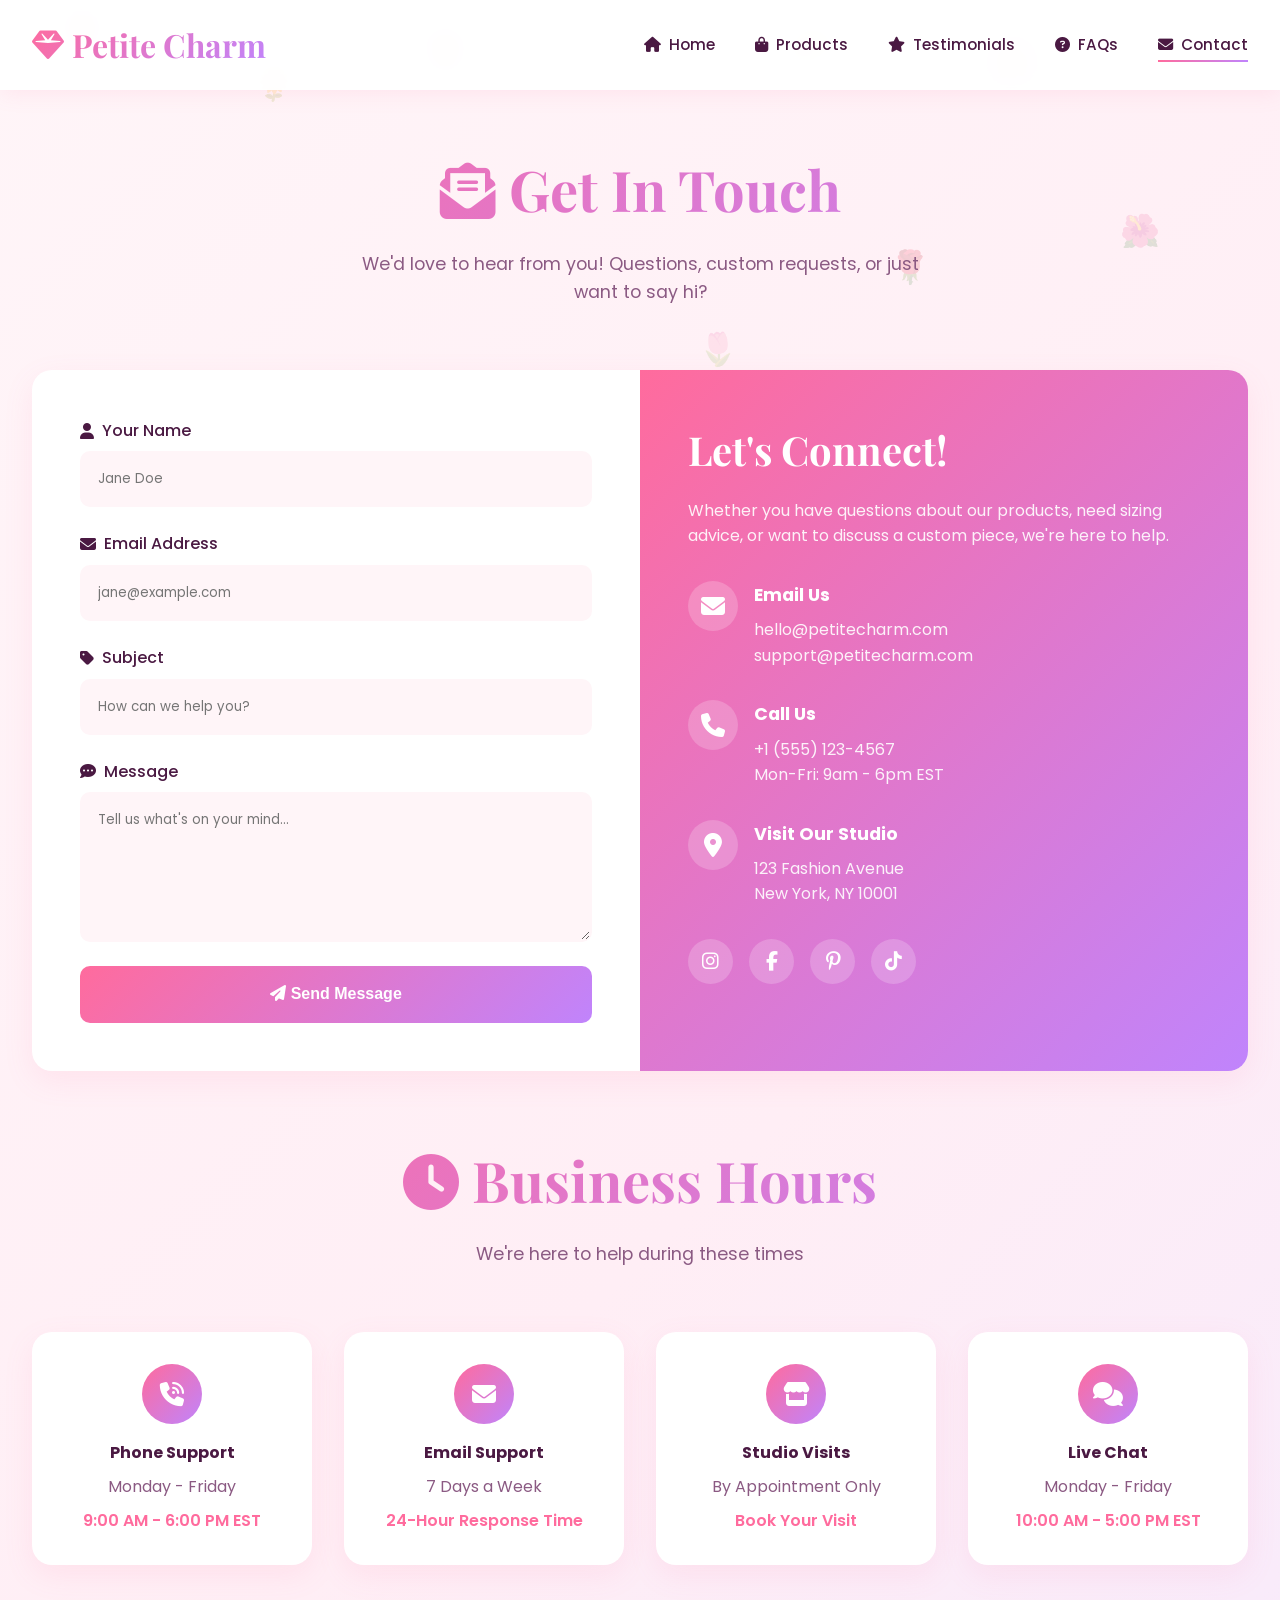
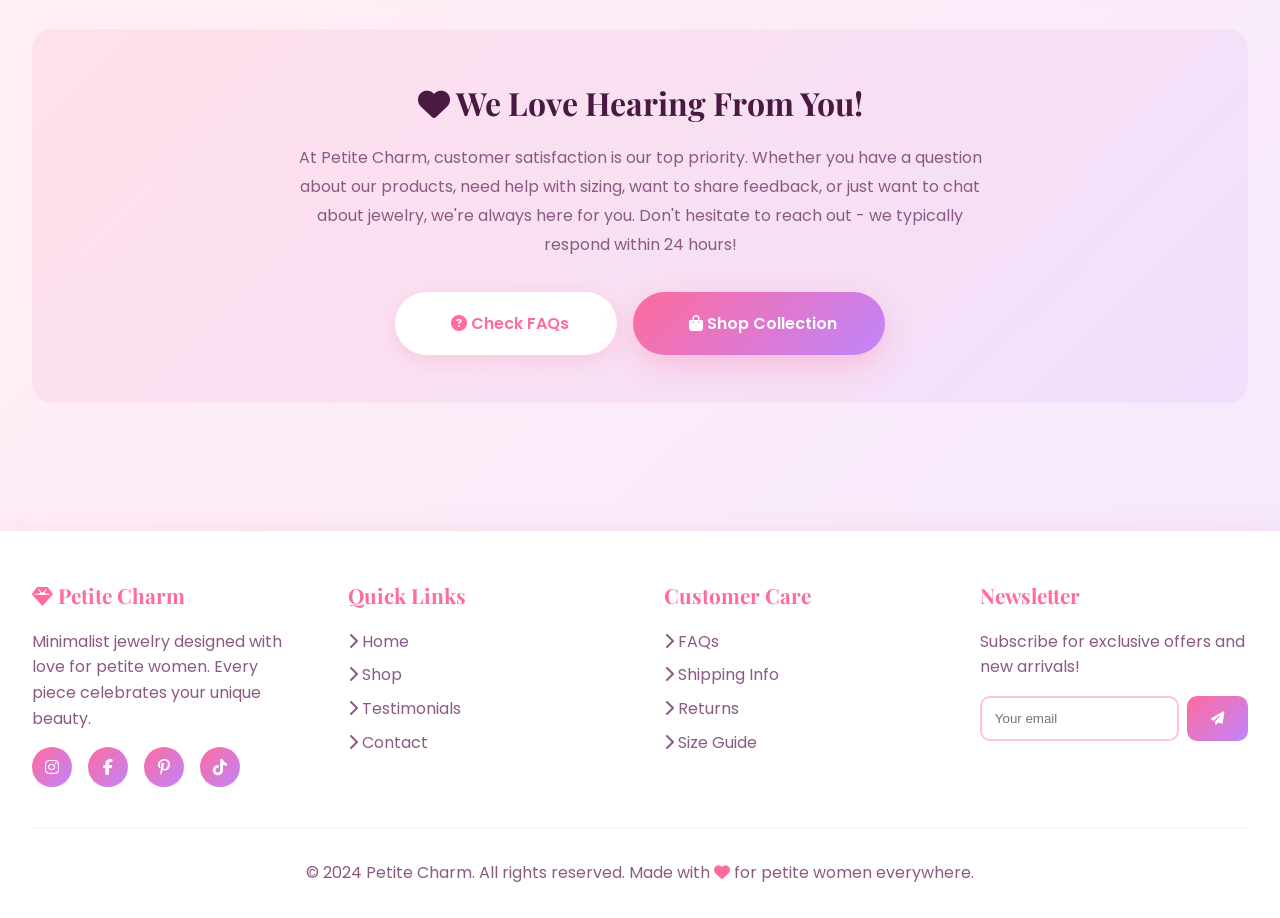
<file: contact.html>
<!DOCTYPE html>
<html lang="en">
<head>
    <meta charset="UTF-8">
    <meta name="viewport" content="width=device-width, initial-scale=1.0">
    <title>Contact Us - Petite Charm</title>
    <link href="https://fonts.googleapis.com/css2?family=Playfair+Display:wght@400;500;600;700&family=Poppins:wght@300;400;500;600&display=swap" rel="stylesheet">
    <link rel="stylesheet" href="https://cdnjs.cloudflare.com/ajax/libs/font-awesome/6.4.0/css/all.min.css">
    <link rel="stylesheet" href="central.css">
</head>
<body>
    <!-- Floating Flowers Background -->
    <div class="flowers-bg" id="flowersBg"></div>

    <header>
        <nav>
            <a href="index.html" class="logo">
                <i class="fas fa-gem"></i>
                Petite Charm
            </a>
            <button class="mobile-menu-btn" id="mobileMenuBtn">
                <i class="fas fa-bars"></i>
            </button>
            <ul class="nav-links" id="navLinks">
                <li><a href="index.html">
                    <i class="fas fa-home"></i> Home
                </a></li>
                <li><a href="products.html">
                    <i class="fas fa-shopping-bag"></i> Products
                </a></li>
                <li><a href="testimonials.html">
                    <i class="fas fa-star"></i> Testimonials
                </a></li>
                <li><a href="faqs.html">
                    <i class="fas fa-question-circle"></i> FAQs
                </a></li>
                <li><a href="contact.html" class="active">
                    <i class="fas fa-envelope"></i> Contact
                </a></li>
            </ul>
        </nav>
    </header>

    <main>
        <div class="container">
            <div class="section-header">
                <h2><i class="fas fa-envelope-open-text"></i> Get In Touch</h2>
                <p>We'd love to hear from you! Questions, custom requests, or just want to say hi?</p>
            </div>

            <div class="contact-wrapper">
                <div class="contact-grid">
                    <div class="contact-form-section">
                        <form class="contact-form" onsubmit="handleSubmit(event)">
                            <div class="form-group">
                                <label><i class="fas fa-user"></i> Your Name</label>
                                <input type="text" placeholder="Jane Doe" required>
                            </div>
                            <div class="form-group">
                                <label><i class="fas fa-envelope"></i> Email Address</label>
                                <input type="email" placeholder="jane@example.com" required>
                            </div>
                            <div class="form-group">
                                <label><i class="fas fa-tag"></i> Subject</label>
                                <input type="text" placeholder="How can we help you?" required>
                            </div>
                            <div class="form-group">
                                <label><i class="fas fa-comment-dots"></i> Message</label>
                                <textarea placeholder="Tell us what's on your mind..." required></textarea>
                            </div>
                            <button type="submit" class="submit-btn">
                                <i class="fas fa-paper-plane"></i> Send Message
                            </button>
                        </form>
                    </div>

                    <div class="contact-info-section">
                        <h3>Let's Connect!</h3>
                        <p>Whether you have questions about our products, need sizing advice, or want to discuss a custom piece, we're here to help.</p>

                        <div class="info-item">
                            <div class="info-icon">
                                <i class="fas fa-envelope"></i>
                            </div>
                            <div class="info-text">
                                <h4>Email Us</h4>
                                <p>hello@petitecharm.com</p>
                                <p>support@petitecharm.com</p>
                            </div>
                        </div>

                        <div class="info-item">
                            <div class="info-icon">
                                <i class="fas fa-phone"></i>
                            </div>
                            <div class="info-text">
                                <h4>Call Us</h4>
                                <p>+1 (555) 123-4567</p>
                                <p>Mon-Fri: 9am - 6pm EST</p>
                            </div>
                        </div>

                        <div class="info-item">
                            <div class="info-icon">
                                <i class="fas fa-map-marker-alt"></i>
                            </div>
                            <div class="info-text">
                                <h4>Visit Our Studio</h4>
                                <p>123 Fashion Avenue</p>
                                <p>New York, NY 10001</p>
                            </div>
                        </div>

                        <div class="social-links-contact">
                            <a href="#" title="Instagram"><i class="fab fa-instagram"></i></a>
                            <a href="#" title="Facebook"><i class="fab fa-facebook-f"></i></a>
                            <a href="#" title="Pinterest"><i class="fab fa-pinterest-p"></i></a>
                            <a href="#" title="TikTok"><i class="fab fa-tiktok"></i></a>
                        </div>
                    </div>
                </div>
            </div>

            <div style="margin-top: 4rem;">
                <div class="section-header">
                    <h2><i class="fas fa-clock"></i> Business Hours</h2>
                    <p>We're here to help during these times</p>
                </div>

                <div style="display: grid; grid-template-columns: repeat(auto-fit, minmax(250px, 1fr)); gap: 2rem;">
                    <div style="background: white; padding: 2rem; border-radius: 20px; box-shadow: 0 10px 30px rgba(255, 107, 157, 0.1); text-align: center;">
                        <div style="width: 60px; height: 60px; background: linear-gradient(135deg, var(--primary-pink), var(--primary-purple)); border-radius: 50%; display: flex; align-items: center; justify-content: center; margin: 0 auto 1rem; color: white; font-size: 1.5rem;">
                            <i class="fas fa-phone-volume"></i>
                        </div>
                        <h4 style="margin-bottom: 0.5rem; color: var(--text-dark);">Phone Support</h4>
                        <p style="color: var(--text-gray); margin-bottom: 0.5rem;">Monday - Friday</p>
                        <p style="color: var(--primary-pink); font-weight: 600;">9:00 AM - 6:00 PM EST</p>
                    </div>

                    <div style="background: white; padding: 2rem; border-radius: 20px; box-shadow: 0 10px 30px rgba(255, 107, 157, 0.1); text-align: center;">
                        <div style="width: 60px; height: 60px; background: linear-gradient(135deg, var(--primary-pink), var(--primary-purple)); border-radius: 50%; display: flex; align-items: center; justify-content: center; margin: 0 auto 1rem; color: white; font-size: 1.5rem;">
                            <i class="fas fa-envelope"></i>
                        </div>
                        <h4 style="margin-bottom: 0.5rem; color: var(--text-dark);">Email Support</h4>
                        <p style="color: var(--text-gray); margin-bottom: 0.5rem;">7 Days a Week</p>
                        <p style="color: var(--primary-pink); font-weight: 600;">24-Hour Response Time</p>
                    </div>

                    <div style="background: white; padding: 2rem; border-radius: 20px; box-shadow: 0 10px 30px rgba(255, 107, 157, 0.1); text-align: center;">
                        <div style="width: 60px; height: 60px; background: linear-gradient(135deg, var(--primary-pink), var(--primary-purple)); border-radius: 50%; display: flex; align-items: center; justify-content: center; margin: 0 auto 1rem; color: white; font-size: 1.5rem;">
                            <i class="fas fa-store"></i>
                        </div>
                        <h4 style="margin-bottom: 0.5rem; color: var(--text-dark);">Studio Visits</h4>
                        <p style="color: var(--text-gray); margin-bottom: 0.5rem;">By Appointment Only</p>
                        <p style="color: var(--primary-pink); font-weight: 600;">Book Your Visit</p>
                    </div>

                    <div style="background: white; padding: 2rem; border-radius: 20px; box-shadow: 0 10px 30px rgba(255, 107, 157, 0.1); text-align: center;">
                        <div style="width: 60px; height: 60px; background: linear-gradient(135deg, var(--primary-pink), var(--primary-purple)); border-radius: 50%; display: flex; align-items: center; justify-content: center; margin: 0 auto 1rem; color: white; font-size: 1.5rem;">
                            <i class="fas fa-comments"></i>
                        </div>
                        <h4 style="margin-bottom: 0.5rem; color: var(--text-dark);">Live Chat</h4>
                        <p style="color: var(--text-gray); margin-bottom: 0.5rem;">Monday - Friday</p>
                        <p style="color: var(--primary-pink); font-weight: 600;">10:00 AM - 5:00 PM EST</p>
                    </div>
                </div>
            </div>

            <div style="background: linear-gradient(135deg, rgba(255, 107, 157, 0.1), rgba(192, 132, 252, 0.1)); padding: 3rem; border-radius: 20px; margin-top: 4rem; text-align: center;">
                <h3 style="font-family: 'Playfair Display', serif; font-size: 2rem; margin-bottom: 1rem; color: var(--text-dark);">
                    <i class="fas fa-heart"></i> We Love Hearing From You!
                </h3>
                <p style="color: var(--text-gray); max-width: 700px; margin: 0 auto 2rem; line-height: 1.8;">
                    At Petite Charm, customer satisfaction is our top priority. Whether you have a question about our products, need help with sizing, want to share feedback, or just want to chat about jewelry, we're always here for you. Don't hesitate to reach out - we typically respond within 24 hours!
                </p>
                <div style="display: flex; justify-content: center; gap: 1rem; flex-wrap: wrap;">
                    <a href="faqs.html" class="cta-btn" style="background: white; color: var(--primary-pink); box-shadow: 0 5px 20px rgba(255, 107, 157, 0.2);">
                        <i class="fas fa-question-circle"></i> Check FAQs
                    </a>
                    <a href="products.html" class="cta-btn">
                        <i class="fas fa-shopping-bag"></i> Shop Collection
                    </a>
                </div>
            </div>
        </div>
    </main>

    <footer>
        <div class="footer-content">
            <div class="footer-section">
                <h4><i class="fas fa-gem"></i> Petite Charm</h4>
                <p>Minimalist jewelry designed with love for petite women. Every piece celebrates your unique beauty.</p>
                <div class="social-links">
                    <a href="#"><i class="fab fa-instagram"></i></a>
                    <a href="#"><i class="fab fa-facebook-f"></i></a>
                    <a href="#"><i class="fab fa-pinterest-p"></i></a>
                    <a href="#"><i class="fab fa-tiktok"></i></a>
                </div>
            </div>

            <div class="footer-section">
                <h4>Quick Links</h4>
                <a href="index.html"><i class="fas fa-chevron-right"></i> Home</a>
                <a href="products.html"><i class="fas fa-chevron-right"></i> Shop</a>
                <a href="testimonials.html"><i class="fas fa-chevron-right"></i> Testimonials</a>
                <a href="contact.html"><i class="fas fa-chevron-right"></i> Contact</a>
            </div>

            <div class="footer-section">
                <h4>Customer Care</h4>
                <a href="faqs.html"><i class="fas fa-chevron-right"></i> FAQs</a>
                <a href="#"><i class="fas fa-chevron-right"></i> Shipping Info</a>
                <a href="#"><i class="fas fa-chevron-right"></i> Returns</a>
                <a href="#"><i class="fas fa-chevron-right"></i> Size Guide</a>
            </div>

            <div class="footer-section">
                <h4>Newsletter</h4>
                <p>Subscribe for exclusive offers and new arrivals!</p>
                <div style="display: flex; gap: 0.5rem; margin-top: 1rem;">
                    <input type="email" placeholder="Your email" style="flex: 1; padding: 0.8rem; border: 2px solid var(--light-pink); border-radius: 10px;">
                    <button style="padding: 0.8rem 1.5rem; background: linear-gradient(135deg, var(--primary-pink), var(--primary-purple)); color: white; border: none; border-radius: 10px; cursor: pointer;">
                        <i class="fas fa-paper-plane"></i>
                    </button>
                </div>
            </div>
        </div>

        <div class="copyright">
            <p>&copy; 2024 Petite Charm. All rights reserved. Made with <i class="fas fa-heart" style="color: var(--primary-pink);"></i> for petite women everywhere.</p>
        </div>
    </footer>

    <script src="central.js"></script>
</body>
</html>
</file>
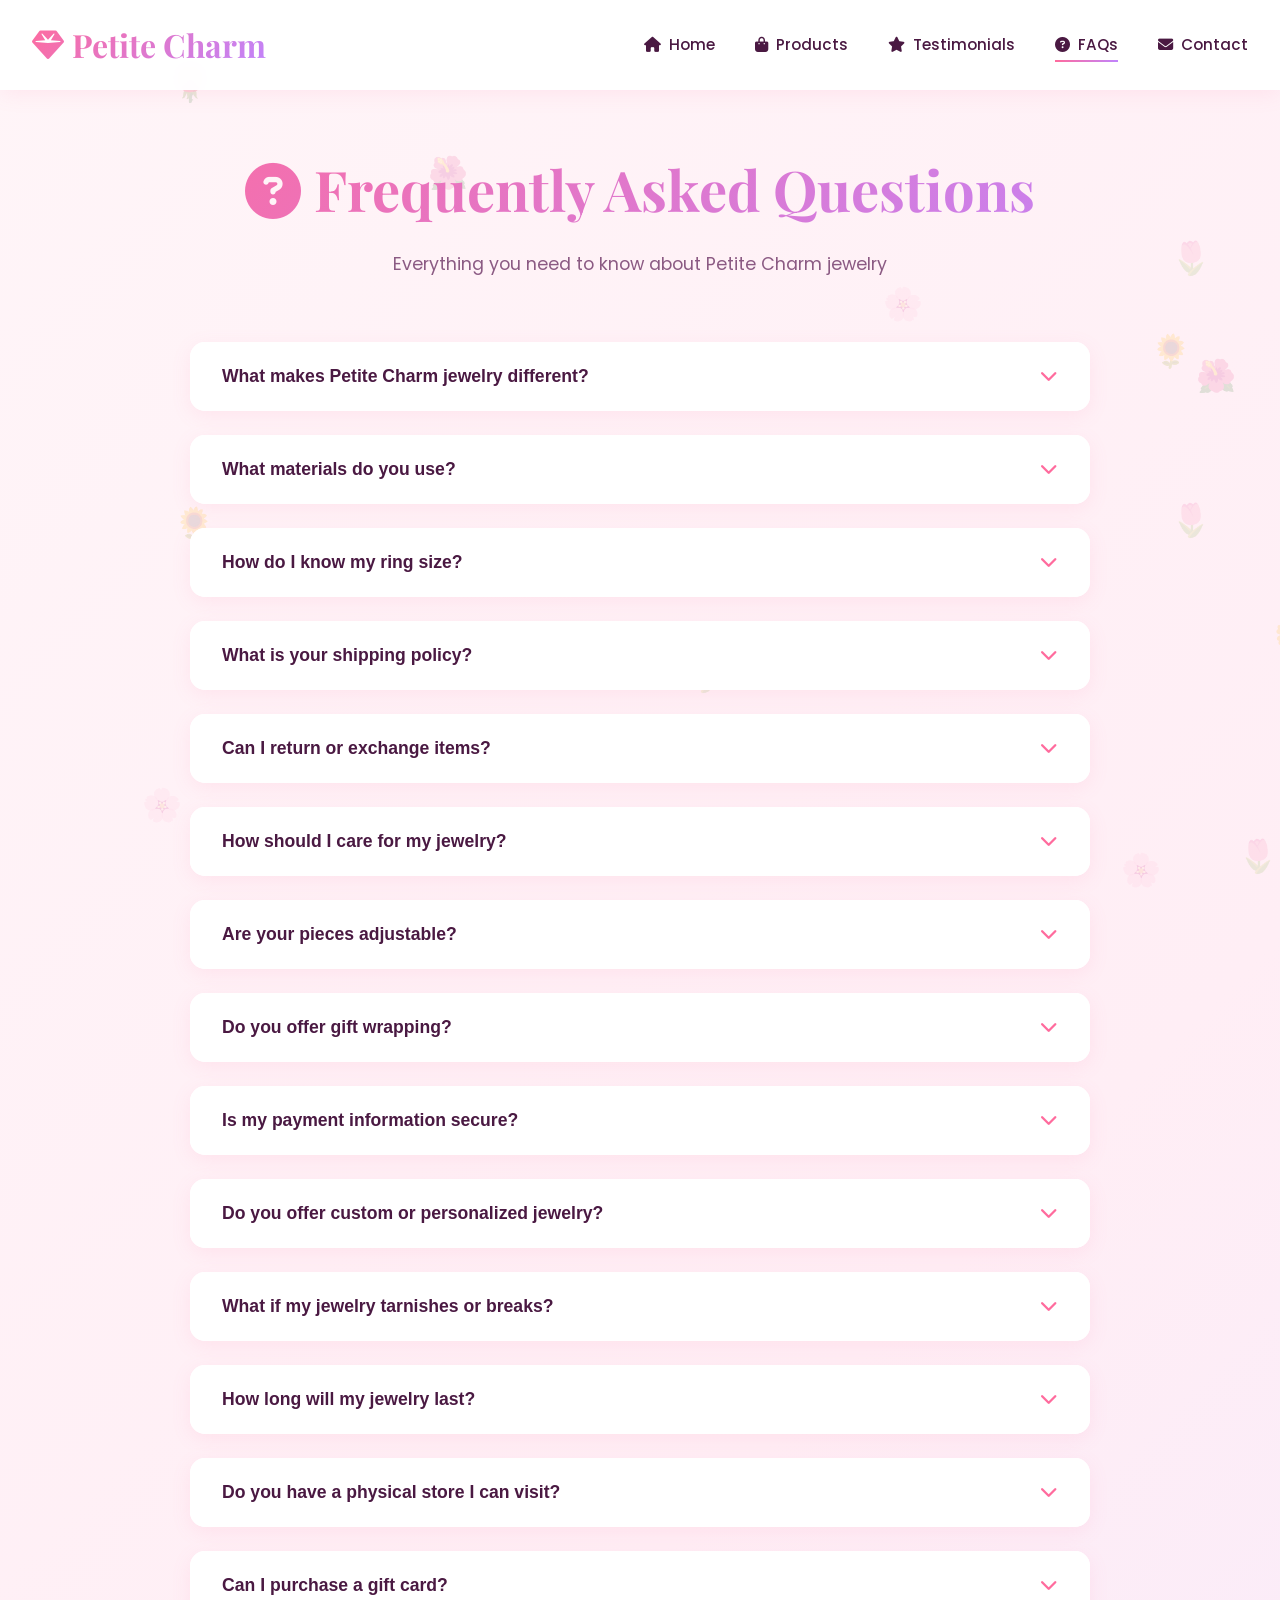
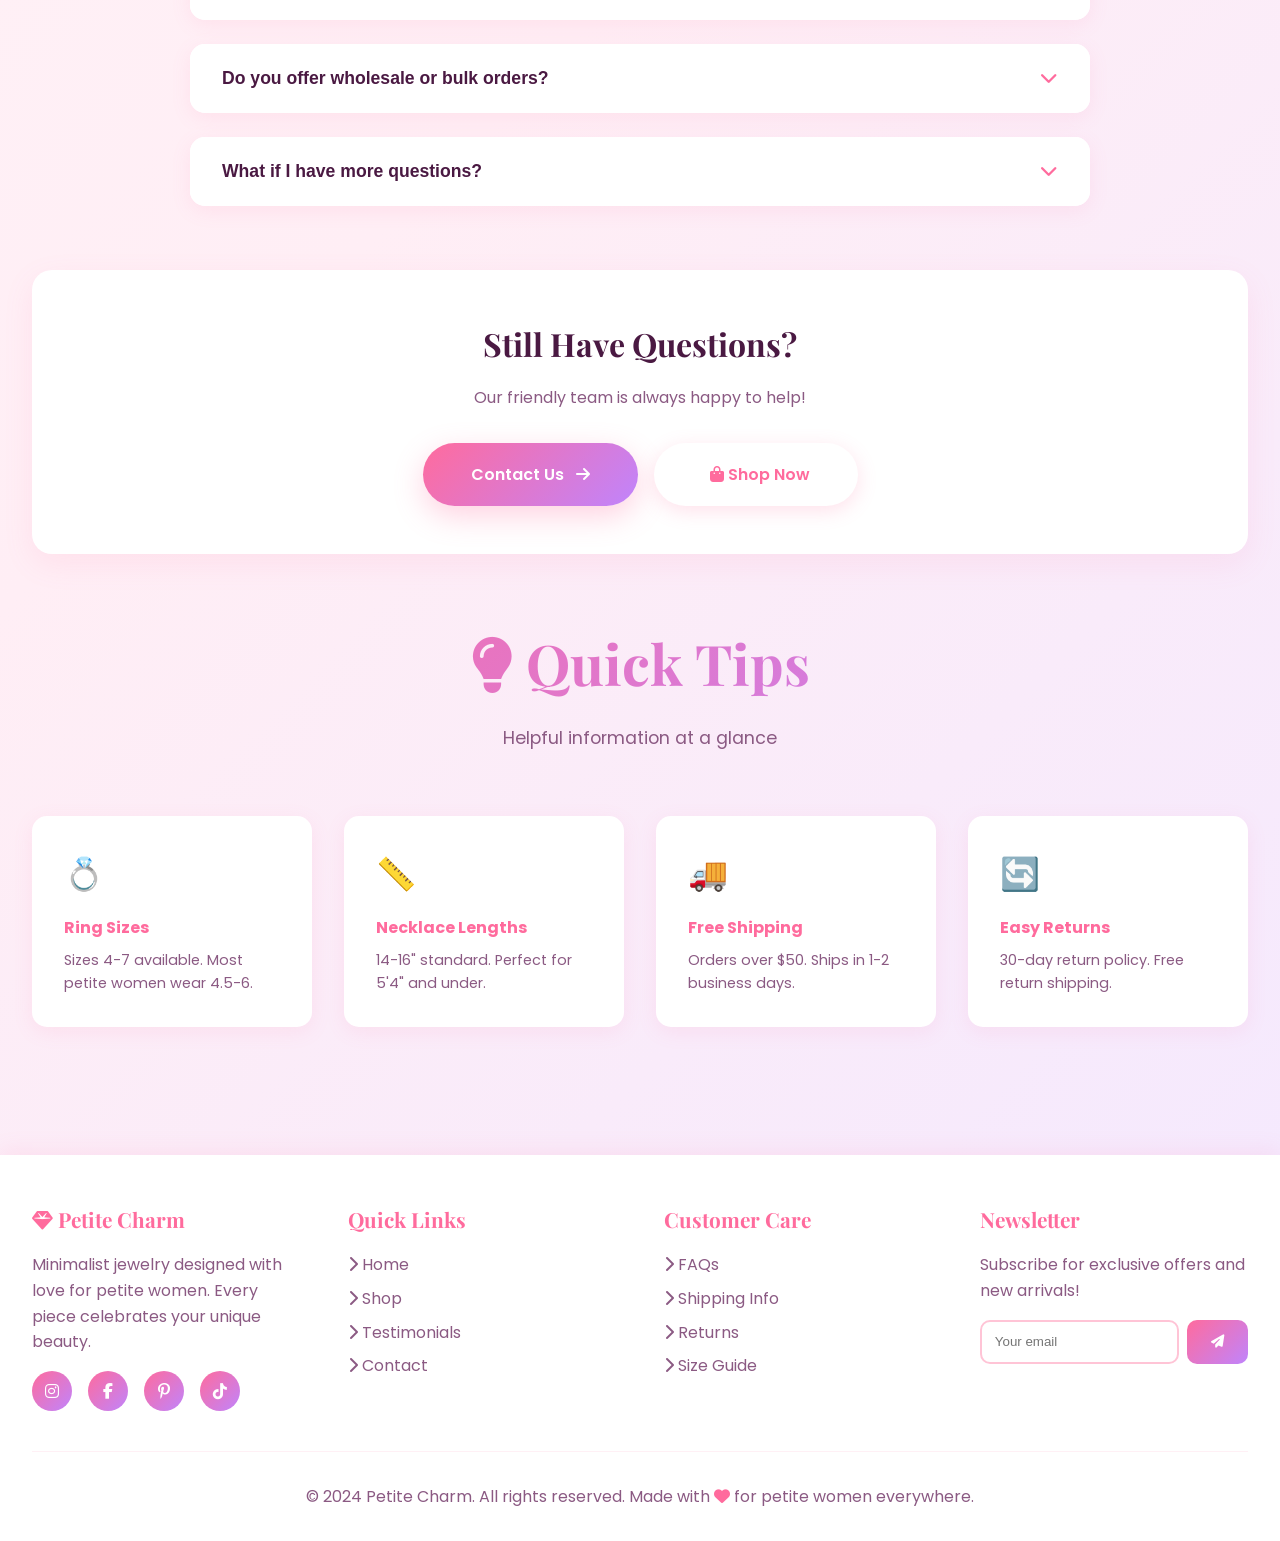
<file: faqs.html>
<!DOCTYPE html>
<html lang="en">
<head>
    <meta charset="UTF-8">
    <meta name="viewport" content="width=device-width, initial-scale=1.0">
    <title>FAQs - Petite Charm</title>
    <link href="https://fonts.googleapis.com/css2?family=Playfair+Display:wght@400;500;600;700&family=Poppins:wght@300;400;500;600&display=swap" rel="stylesheet">
    <link rel="stylesheet" href="https://cdnjs.cloudflare.com/ajax/libs/font-awesome/6.4.0/css/all.min.css">
    <link rel="stylesheet" href="central.css">
</head>
<body>
    <!-- Floating Flowers Background -->
    <div class="flowers-bg" id="flowersBg"></div>

    <header>
        <nav>
            <a href="index.html" class="logo">
                <i class="fas fa-gem"></i>
                Petite Charm
            </a>
            <button class="mobile-menu-btn" id="mobileMenuBtn">
                <i class="fas fa-bars"></i>
            </button>
            <ul class="nav-links" id="navLinks">
                <li><a href="index.html">
                    <i class="fas fa-home"></i> Home
                </a></li>
                <li><a href="products.html">
                    <i class="fas fa-shopping-bag"></i> Products
                </a></li>
                <li><a href="testimonials.html">
                    <i class="fas fa-star"></i> Testimonials
                </a></li>
                <li><a href="faqs.html" class="active">
                    <i class="fas fa-question-circle"></i> FAQs
                </a></li>
                <li><a href="contact.html">
                    <i class="fas fa-envelope"></i> Contact
                </a></li>
            </ul>
        </nav>
    </header>

    <main>
        <div class="container">
            <div class="section-header">
                <h2><i class="fas fa-question-circle"></i> Frequently Asked Questions</h2>
                <p>Everything you need to know about Petite Charm jewelry</p>
            </div>

            <div class="faq-container">
                <!-- FAQ 1 -->
                <div class="faq-item">
                    <button class="faq-question">
                        <span>What makes Petite Charm jewelry different?</span>
                        <i class="fas fa-chevron-down"></i>
                    </button>
                    <div class="faq-answer">
                        <div class="faq-answer-content">
                            Every piece at Petite Charm is specifically designed for women 5'4" and under. We've carefully calculated chain lengths, pendant sizes, ring dimensions, and bracelet circumferences to perfectly complement petite frames. Regular jewelry often overwhelms smaller frames or requires constant adjustments - our pieces are made to fit you perfectly from the start! We understand that proportions matter, and a necklace that looks great on someone 5'8" might hang too low on someone 5'2". That's why every measurement is intentional.
                        </div>
                    </div>
                </div>

                <!-- FAQ 2 -->
                <div class="faq-item">
                    <button class="faq-question">
                        <span>What materials do you use?</span>
                        <i class="fas fa-chevron-down"></i>
                    </button>
                    <div class="faq-answer">
                        <div class="faq-answer-content">
                            We use only premium materials including 14k gold, sterling silver, rose gold plating, genuine freshwater pearls, Swarovski crystals, and ethically sourced gemstones. All our pieces are nickel-free and hypoallergenic, perfect for sensitive skin. We believe in quality that lasts, which is why we use 14k gold filled (not plated) for many pieces - it's more durable and won't tarnish. Our sterling silver is always 925 grade, and our diamonds come with certificates of authenticity.
                        </div>
                    </div>
                </div>

                <!-- FAQ 3 -->
                <div class="faq-item">
                    <button class="faq-question">
                        <span>How do I know my ring size?</span>
                        <i class="fas fa-chevron-down"></i>
                    </button>
                    <div class="faq-answer">
                        <div class="faq-answer-content">
                            We offer rings in sizes 4-7, which are the most common sizes for petite women. If you're unsure of your size, you can use our printable ring sizer (available on the product page) or visit a local jewelry store for professional sizing. You can also measure an existing ring that fits well using our online guide. We're also happy to help with exchanges if you need a different size - just contact us within 30 days!
                        </div>
                    </div>
                </div>

                <!-- FAQ 4 -->
                <div class="faq-item">
                    <button class="faq-question">
                        <span>What is your shipping policy?</span>
                        <i class="fas fa-chevron-down"></i>
                    </button>
                    <div class="faq-answer">
                        <div class="faq-answer-content">
                            We offer FREE standard shipping (5-7 business days) on all orders over $50. Orders under $50 have a flat shipping rate of $5.99. Express shipping (2-3 days) is available for $14.99, and overnight shipping for $24.99. International shipping is available to most countries with delivery times of 7-14 business days. All orders are processed within 1-2 business days and come with tracking information. We ship Monday through Friday, excluding holidays.
                        </div>
                    </div>
                </div>

                <!-- FAQ 5 -->
                <div class="faq-item">
                    <button class="faq-question">
                        <span>Can I return or exchange items?</span>
                        <i class="fas fa-chevron-down"></i>
                    </button>
                    <div class="faq-answer">
                        <div class="faq-answer-content">
                            Yes! We offer a 30-day return policy for unworn, undamaged items in their original packaging. Returns are free and easy - just contact us at returns@petitecharm.com for a prepaid return label. Refunds are processed within 5-7 business days of receiving your return. We're also happy to exchange items for different sizes or styles at no extra cost! Note: Personalized or custom items are final sale and cannot be returned.
                        </div>
                    </div>
                </div>

                <!-- FAQ 6 -->
                <div class="faq-item">
                    <button class="faq-question">
                        <span>How should I care for my jewelry?</span>
                        <i class="fas fa-chevron-down"></i>
                    </button>
                    <div class="faq-answer">
                        <div class="faq-answer-content">
                            To keep your Petite Charm jewelry looking beautiful: Remove jewelry before showering, swimming, or exercising. Store pieces separately in a cool, dry place (we include a complimentary jewelry pouch with each order). Clean gently with a soft cloth - avoid harsh chemicals. Apply perfume and lotion before putting on jewelry. For sterling silver, use a silver polishing cloth occasionally to maintain shine. With proper care, your pieces will last for years!
                        </div>
                    </div>
                </div>

                <!-- FAQ 7 -->
                <div class="faq-item">
                    <button class="faq-question">
                        <span>Are your pieces adjustable?</span>
                        <i class="fas fa-chevron-down"></i>
                    </button>
                    <div class="faq-answer">
                        <div class="faq-answer-content">
                            Many of our pieces feature adjustable elements! Our necklaces often have 2" extension chains (for example, 14-16"), bracelets are adjustable within a 1" range, and anklets can be adjusted to fit comfortably. This ensures the perfect fit for your petite frame. Product descriptions always specify if an item is adjustable. Even our non-adjustable pieces are designed with petite proportions in mind.
                        </div>
                    </div>
                </div>

                <!-- FAQ 8 -->
                <div class="faq-item">
                    <button class="faq-question">
                        <span>Do you offer gift wrapping?</span>
                        <i class="fas fa-chevron-down"></i>
                    </button>
                    <div class="faq-answer">
                        <div class="faq-answer-content">
                            Every order comes beautifully packaged in our signature eco-friendly gift box with a satin ribbon - perfect for gifting! We also include a complimentary jewelry care card and storage pouch. If you'd like to add a personalized gift message, you can include it in the order notes at checkout. Premium gift wrapping with a handwritten card is available for an additional $5. All packaging is recyclable and sustainably sourced.
                        </div>
                    </div>
                </div>

                <!-- FAQ 9 -->
                <div class="faq-item">
                    <button class="faq-question">
                        <span>Is my payment information secure?</span>
                        <i class="fas fa-chevron-down"></i>
                    </button>
                    <div class="faq-answer">
                        <div class="faq-answer-content">
                            Absolutely! We use industry-standard SSL encryption to protect all payment information. We accept major credit cards (Visa, Mastercard, American Express, Discover), PayPal, Apple Pay, and Google Pay. Your payment details are processed through secure, encrypted payment gateways and are never stored on our servers. Your security and privacy are our top priorities. We are PCI DSS compliant.
                        </div>
                    </div>
                </div>

                <!-- FAQ 10 -->
                <div class="faq-item">
                    <button class="faq-question">
                        <span>Do you offer custom or personalized jewelry?</span>
                        <i class="fas fa-chevron-down"></i>
                    </button>
                    <div class="faq-answer">
                        <div class="faq-answer-content">
                            We're working on adding personalization options soon! Currently, our Minimalist Bar Bracelet can be engraved for an additional fee. We focus on our curated collection designed specifically for petite women. However, if you have a special request or need help selecting pieces for a specific occasion, our customer service team is here to help. Contact us at hello@petitecharm.com and we'll do our best to accommodate your needs!
                        </div>
                    </div>
                </div>

                <!-- FAQ 11 -->
                <div class="faq-item">
                    <button class="faq-question">
                        <span>What if my jewelry tarnishes or breaks?</span>
                        <i class="fas fa-chevron-down"></i>
                    </button>
                    <div class="faq-answer">
                        <div class="faq-answer-content">
                            We stand behind the quality of our jewelry! All pieces come with a 6-month warranty against manufacturing defects. If your jewelry tarnishes or breaks under normal wear within 6 months, we'll repair or replace it free of charge. For pieces that tarnish due to wear and tear after the warranty period, we offer affordable cleaning and restoration services. Contact us with photos and we'll assess the best solution for you.
                        </div>
                    </div>
                </div>

                <!-- FAQ 12 -->
                <div class="faq-item">
                    <button class="faq-question">
                        <span>How long will my jewelry last?</span>
                        <i class="fas fa-chevron-down"></i>
                    </button>
                    <div class="faq-answer">
                        <div class="faq-answer-content">
                            With proper care, our jewelry is designed to last for years! Our 14k gold filled pieces can last 10-30 years with proper care. Sterling silver pieces last indefinitely when properly maintained. Rose gold plating typically lasts 1-2 years with daily wear but can be re-plated if needed. We use high-quality materials specifically chosen for durability. Many of our customers have pieces they've worn daily for years that still look beautiful!
                        </div>
                    </div>
                </div>

                <!-- FAQ 13 -->
                <div class="faq-item">
                    <button class="faq-question">
                        <span>Do you have a physical store I can visit?</span>
                        <i class="fas fa-chevron-down"></i>
                    </button>
                    <div class="faq-answer">
                        <div class="faq-answer-content">
                            We currently operate primarily online to keep our prices affordable, but we do have a design studio in New York City where you can view our collection by appointment. Contact us at hello@petitecharm.com to schedule a visit! We're located at 123 Fashion Avenue, New York, NY 10001. Appointments are available Monday through Friday, 10am-5pm. We'd love to meet you in person and help you find the perfect pieces!
                        </div>
                    </div>
                </div>

                <!-- FAQ 14 -->
                <div class="faq-item">
                    <button class="faq-question">
                        <span>Can I purchase a gift card?</span>
                        <i class="fas fa-chevron-down"></i>
                    </button>
                    <div class="faq-answer">
                        <div class="faq-answer-content">
                            Yes! We offer digital gift cards in denominations of $25, $50, $75, $100, and $150. Gift cards are delivered via email and can be used for any purchase on our website. They never expire and can be combined with promotional codes. Perfect for birthdays, holidays, or any special occasion! To purchase a gift card, visit our Gift Cards page or contact customer service.
                        </div>
                    </div>
                </div>

                <!-- FAQ 15 -->
                <div class="faq-item">
                    <button class="faq-question">
                        <span>Do you offer wholesale or bulk orders?</span>
                        <i class="fas fa-chevron-down"></i>
                    </button>
                    <div class="faq-answer">
                        <div class="faq-answer-content">
                            Yes, we offer wholesale pricing for boutiques and retailers interested in carrying Petite Charm jewelry. We require a minimum opening order and offer tiered pricing based on volume. For wholesale inquiries, please email wholesale@petitecharm.com with information about your business. We also offer bulk order discounts for bridesmaids gifts, corporate gifts, or special events - contact us for a custom quote!
                        </div>
                    </div>
                </div>

                <!-- FAQ 16 -->
                <div class="faq-item">
                    <button class="faq-question">
                        <span>What if I have more questions?</span>
                        <i class="fas fa-chevron-down"></i>
                    </button>
                    <div class="faq-answer">
                        <div class="faq-answer-content">
                            We're here to help! You can reach our customer service team at hello@petitecharm.com or call us at +1 (555) 123-4567 Monday through Friday, 9am-6pm EST. We typically respond to emails within 24 hours. You can also visit our Contact page to send us a message directly, or chat with us during business hours using our live chat feature. We love hearing from our customers and are always happy to answer any questions you may have!
                        </div>
                    </div>
                </div>
            </div>

            <!-- Additional Help Section -->
            <div style="text-align: center; margin-top: 4rem; background: white; padding: 3rem; border-radius: 20px; box-shadow: 0 10px 30px rgba(255, 107, 157, 0.1);">
                <h3 style="font-family: 'Playfair Display', serif; font-size: 2rem; margin-bottom: 1rem; color: var(--text-dark);">Still Have Questions?</h3>
                <p style="color: var(--text-gray); margin-bottom: 2rem;">Our friendly team is always happy to help!</p>
                <div style="display: flex; justify-content: center; gap: 1rem; flex-wrap: wrap;">
                    <a href="contact.html" class="cta-btn">
                        Contact Us <i class="fas fa-arrow-right"></i>
                    </a>
                    <a href="products.html" class="cta-btn" style="background: white; color: var(--primary-pink); box-shadow: 0 5px 20px rgba(255, 107, 157, 0.2);">
                        <i class="fas fa-shopping-bag"></i> Shop Now
                    </a>
                </div>
            </div>

            <!-- Quick Tips Section -->
            <div style="margin-top: 4rem;">
                <div class="section-header">
                    <h2><i class="fas fa-lightbulb"></i> Quick Tips</h2>
                    <p>Helpful information at a glance</p>
                </div>
                
                <div style="display: grid; grid-template-columns: repeat(auto-fit, minmax(250px, 1fr)); gap: 2rem;">
                    <div style="background: white; padding: 2rem; border-radius: 15px; box-shadow: 0 5px 20px rgba(255, 107, 157, 0.1);">
                        <div style="font-size: 2rem; margin-bottom: 1rem;">💍</div>
                        <h4 style="color: var(--primary-pink); margin-bottom: 0.5rem;">Ring Sizes</h4>
                        <p style="color: var(--text-gray); font-size: 0.9rem;">Sizes 4-7 available. Most petite women wear 4.5-6.</p>
                    </div>
                    
                    <div style="background: white; padding: 2rem; border-radius: 15px; box-shadow: 0 5px 20px rgba(255, 107, 157, 0.1);">
                        <div style="font-size: 2rem; margin-bottom: 1rem;">📏</div>
                        <h4 style="color: var(--primary-pink); margin-bottom: 0.5rem;">Necklace Lengths</h4>
                        <p style="color: var(--text-gray); font-size: 0.9rem;">14-16" standard. Perfect for 5'4" and under.</p>
                    </div>
                    
                    <div style="background: white; padding: 2rem; border-radius: 15px; box-shadow: 0 5px 20px rgba(255, 107, 157, 0.1);">
                        <div style="font-size: 2rem; margin-bottom: 1rem;">🚚</div>
                        <h4 style="color: var(--primary-pink); margin-bottom: 0.5rem;">Free Shipping</h4>
                        <p style="color: var(--text-gray); font-size: 0.9rem;">Orders over $50. Ships in 1-2 business days.</p>
                    </div>
                    
                    <div style="background: white; padding: 2rem; border-radius: 15px; box-shadow: 0 5px 20px rgba(255, 107, 157, 0.1);">
                        <div style="font-size: 2rem; margin-bottom: 1rem;">🔄</div>
                        <h4 style="color: var(--primary-pink); margin-bottom: 0.5rem;">Easy Returns</h4>
                        <p style="color: var(--text-gray); font-size: 0.9rem;">30-day return policy. Free return shipping.</p>
                    </div>
                </div>
            </div>
        </div>
    </main>

    <footer>
        <div class="footer-content">
            <div class="footer-section">
                <h4><i class="fas fa-gem"></i> Petite Charm</h4>
                <p>Minimalist jewelry designed with love for petite women. Every piece celebrates your unique beauty.</p>
                <div class="social-links">
                    <a href="#"><i class="fab fa-instagram"></i></a>
                    <a href="#"><i class="fab fa-facebook-f"></i></a>
                    <a href="#"><i class="fab fa-pinterest-p"></i></a>
                    <a href="#"><i class="fab fa-tiktok"></i></a>
                </div>
            </div>

            <div class="footer-section">
                <h4>Quick Links</h4>
                <a href="index.html"><i class="fas fa-chevron-right"></i> Home</a>
                <a href="products.html"><i class="fas fa-chevron-right"></i> Shop</a>
                <a href="testimonials.html"><i class="fas fa-chevron-right"></i> Testimonials</a>
                <a href="contact.html"><i class="fas fa-chevron-right"></i> Contact</a>
            </div>

            <div class="footer-section">
                <h4>Customer Care</h4>
                <a href="faqs.html"><i class="fas fa-chevron-right"></i> FAQs</a>
                <a href="#"><i class="fas fa-chevron-right"></i> Shipping Info</a>
                <a href="#"><i class="fas fa-chevron-right"></i> Returns</a>
                <a href="#"><i class="fas fa-chevron-right"></i> Size Guide</a>
            </div>

            <div class="footer-section">
                <h4>Newsletter</h4>
                <p>Subscribe for exclusive offers and new arrivals!</p>
                <div style="display: flex; gap: 0.5rem; margin-top: 1rem;">
                    <input type="email" placeholder="Your email" style="flex: 1; padding: 0.8rem; border: 2px solid var(--light-pink); border-radius: 10px;">
                    <button style="padding: 0.8rem 1.5rem; background: linear-gradient(135deg, var(--primary-pink), var(--primary-purple)); color: white; border: none; border-radius: 10px; cursor: pointer;">
                        <i class="fas fa-paper-plane"></i>
                    </button>
                </div>
            </div>
        </div>

        <div class="copyright">
            <p>&copy; 2024 Petite Charm. All rights reserved. Made with <i class="fas fa-heart" style="color: var(--primary-pink);"></i> for petite women everywhere.</p>
        </div>
    </footer>

    <script src="central.js"></script>
</body>
</html>
</file>
<file: central.css>
* {
    margin: 0;
    padding: 0;
    box-sizing: border-box;
}

:root {
    --primary-pink: #ff6b9d;
    --primary-purple: #c084fc;
    --light-pink: #ffc4d6;
    --light-purple: #e9d5ff;
    --bg-main: #fff5f8;
    --bg-white: #ffffff;
    --text-dark: #4a1942;
    --text-gray: #8b5a83;
    --gold: #ffd700;
    --rose-gold: #e8b4b8;
}

body {
    font-family: 'Poppins', sans-serif;
    background: linear-gradient(135deg, #fff5f8 0%, #ffeef5 50%, #f3e8ff 100%);
    color: var(--text-dark);
    line-height: 1.6;
    overflow-x: hidden;
}

/* Floating Flowers Background */
.flowers-bg {
    position: fixed;
    top: 0;
    left: 0;
    width: 100%;
    height: 100%;
    pointer-events: none;
    z-index: 0;
    overflow: hidden;
}

.flower {
    position: absolute;
    font-size: 2rem;
    opacity: 0.15;
    animation: float 15s infinite ease-in-out;
}

@keyframes float {
    0%, 100% { transform: translateY(0) rotate(0deg); }
    50% { transform: translateY(-30px) rotate(180deg); }
}

/* Header */
header {
    position: fixed;
    top: 0;
    width: 100%;
    background: rgba(255, 255, 255, 0.95);
    backdrop-filter: blur(10px);
    z-index: 1000;
    box-shadow: 0 4px 20px rgba(255, 107, 157, 0.1);
}

nav {
    max-width: 1400px;
    margin: 0 auto;
    padding: 1.2rem 2rem;
    display: flex;
    justify-content: space-between;
    align-items: center;
}

.logo {
    font-family: 'Playfair Display', serif;
    font-size: 2rem;
    font-weight: 700;
    background: linear-gradient(135deg, var(--primary-pink) 0%, var(--primary-purple) 100%);
    -webkit-background-clip: text;
    -webkit-text-fill-color: transparent;
    background-clip: text;
    display: flex;
    align-items: center;
    gap: 0.5rem;
    text-decoration: none;
}

.nav-links {
    display: flex;
    gap: 2.5rem;
    list-style: none;
    align-items: center;
}

.nav-links a {
    color: var(--text-dark);
    text-decoration: none;
    font-weight: 500;
    font-size: 0.95rem;
    transition: all 0.3s;
    position: relative;
    display: flex;
    align-items: center;
    gap: 0.5rem;
}

.nav-links a::after {
    content: '';
    position: absolute;
    bottom: -5px;
    left: 0;
    width: 0;
    height: 2px;
    background: linear-gradient(90deg, var(--primary-pink), var(--primary-purple));
    transition: width 0.3s;
}

.nav-links a:hover::after,
.nav-links a.active::after {
    width: 100%;
}

.nav-links a:hover {
    color: var(--primary-pink);
}

/* Main Content */
main {
    margin-top: 80px;
    position: relative;
    z-index: 1;
    min-height: calc(100vh - 80px);
}

.container {
    max-width: 1400px;
    margin: 0 auto;
    padding: 4rem 2rem;
}

/* Hero Section */
.hero {
    min-height: 85vh;
    display: flex;
    align-items: center;
    justify-content: center;
    text-align: center;
    background: linear-gradient(135deg, rgba(255, 107, 157, 0.1) 0%, rgba(192, 132, 252, 0.1) 100%);
    position: relative;
    overflow: hidden;
}

.hero::before {
    content: '✨';
    position: absolute;
    font-size: 15rem;
    opacity: 0.05;
    top: 50%;
    left: 50%;
    transform: translate(-50%, -50%);
}

.hero-content {
    position: relative;
    z-index: 2;
}

.hero h1 {
    font-family: 'Playfair Display', serif;
    font-size: clamp(2.5rem, 7vw, 5rem);
    font-weight: 700;
    margin-bottom: 1rem;
    background: linear-gradient(135deg, var(--primary-pink) 0%, var(--primary-purple) 100%);
    -webkit-background-clip: text;
    -webkit-text-fill-color: transparent;
    background-clip: text;
}

.hero-subtitle {
    font-size: 1.3rem;
    color: var(--text-gray);
    margin-bottom: 1rem;
    font-weight: 300;
}

.hero p {
    font-size: 1.1rem;
    color: var(--text-gray);
    margin-bottom: 2.5rem;
    max-width: 600px;
    margin-left: auto;
    margin-right: auto;
}

.cta-btn {
    display: inline-block;
    padding: 1.2rem 3rem;
    background: linear-gradient(135deg, var(--primary-pink) 0%, var(--primary-purple) 100%);
    color: white;
    text-decoration: none;
    font-weight: 600;
    border-radius: 50px;
    transition: all 0.3s;
    font-size: 1rem;
    box-shadow: 0 10px 30px rgba(255, 107, 157, 0.3);
}

.cta-btn:hover {
    transform: translateY(-3px);
    box-shadow: 0 15px 40px rgba(255, 107, 157, 0.4);
}

.cta-btn i {
    margin-left: 0.5rem;
}

/* Features */
.features {
    display: grid;
    grid-template-columns: repeat(auto-fit, minmax(250px, 1fr));
    gap: 2rem;
    margin-top: 4rem;
}

.feature-card {
    background: white;
    padding: 2rem;
    border-radius: 20px;
    text-align: center;
    box-shadow: 0 10px 30px rgba(255, 107, 157, 0.1);
    transition: all 0.3s;
}

.feature-card:hover {
    transform: translateY(-10px);
    box-shadow: 0 15px 40px rgba(255, 107, 157, 0.2);
}

.feature-icon {
    width: 70px;
    height: 70px;
    background: linear-gradient(135deg, var(--primary-pink) 0%, var(--primary-purple) 100%);
    border-radius: 50%;
    display: flex;
    align-items: center;
    justify-content: center;
    margin: 0 auto 1.5rem;
    font-size: 2rem;
    color: white;
}

.feature-card h3 {
    font-size: 1.3rem;
    margin-bottom: 0.8rem;
    color: var(--text-dark);
}

.feature-card p {
    color: var(--text-gray);
    font-size: 0.95rem;
}

/* Product Grid */
.product-grid {
    display: grid;
    grid-template-columns: repeat(auto-fit, minmax(300px, 1fr));
    gap: 2.5rem;
    margin-top: 3rem;
}

.product-card {
    background: white;
    border-radius: 20px;
    overflow: hidden;
    box-shadow: 0 10px 30px rgba(255, 107, 157, 0.1);
    transition: all 0.3s;
}

.product-card:hover {
    transform: translateY(-10px);
    box-shadow: 0 15px 40px rgba(255, 107, 157, 0.2);
}

.product-image {
    width: 100%;
    height: 320px;
    position: relative;
    overflow: hidden;
}

.product-image img {
    width: 100%;
    height: 100%;
    object-fit: cover;
}

.product-badge {
    position: absolute;
    top: 15px;
    right: 15px;
    background: var(--primary-pink);
    color: white;
    padding: 0.5rem 1rem;
    border-radius: 20px;
    font-size: 0.8rem;
    font-weight: 600;
}

.product-info {
    padding: 2rem;
}

.product-name {
    font-family: 'Playfair Display', serif;
    font-size: 1.5rem;
    margin-bottom: 0.5rem;
    color: var(--text-dark);
}

.product-desc {
    color: var(--text-gray);
    font-size: 0.9rem;
    margin-bottom: 1.5rem;
}

.product-footer {
    display: flex;
    justify-content: space-between;
    align-items: center;
}

.product-price {
    font-size: 1.5rem;
    font-weight: 600;
    background: linear-gradient(135deg, var(--primary-pink) 0%, var(--primary-purple) 100%);
    -webkit-background-clip: text;
    -webkit-text-fill-color: transparent;
    background-clip: text;
}

.add-to-cart {
    background: linear-gradient(135deg, var(--primary-pink) 0%, var(--primary-purple) 100%);
    color: white;
    border: none;
    padding: 0.8rem 1.5rem;
    border-radius: 25px;
    cursor: pointer;
    font-weight: 600;
    transition: all 0.3s;
}

.add-to-cart:hover {
    transform: scale(1.05);
    box-shadow: 0 5px 20px rgba(255, 107, 157, 0.3);
}

/* Testimonials */
.testimonial-grid {
    display: grid;
    grid-template-columns: repeat(auto-fit, minmax(300px, 1fr));
    gap: 2rem;
    margin-top: 3rem;
}

.testimonial-card {
    background: white;
    padding: 2.5rem;
    border-radius: 20px;
    box-shadow: 0 10px 30px rgba(255, 107, 157, 0.1);
    position: relative;
}

.testimonial-card::before {
    content: '"';
    position: absolute;
    top: 20px;
    left: 20px;
    font-size: 4rem;
    color: var(--light-pink);
    font-family: 'Playfair Display', serif;
    line-height: 1;
}

.testimonial-content {
    margin-bottom: 1.5rem;
    padding-top: 2rem;
    color: var(--text-gray);
    font-style: italic;
}

.testimonial-author {
    display: flex;
    align-items: center;
    gap: 1rem;
}

.author-image {
    width: 50px;
    height: 50px;
    border-radius: 50%;
    overflow: hidden;
}

.author-image img {
    width: 100%;
    height: 100%;
    object-fit: cover;
}

.author-info h4 {
    color: var(--text-dark);
    margin-bottom: 0.2rem;
}

.author-info p {
    font-size: 0.85rem;
    color: var(--text-gray);
}

.stars {
    color: var(--gold);
    margin-bottom: 1rem;
}

/* FAQ Section */
.faq-container {
    max-width: 900px;
    margin: 0 auto;
}

.faq-item {
    background: white;
    margin-bottom: 1.5rem;
    border-radius: 15px;
    overflow: hidden;
    box-shadow: 0 5px 20px rgba(255, 107, 157, 0.1);
}

.faq-question {
    width: 100%;
    background: white;
    border: none;
    padding: 1.5rem 2rem;
    text-align: left;
    font-size: 1.1rem;
    font-weight: 600;
    color: var(--text-dark);
    cursor: pointer;
    display: flex;
    justify-content: space-between;
    align-items: center;
    transition: all 0.3s;
}

.faq-question:hover {
    background: var(--bg-main);
}

.faq-question i {
    color: var(--primary-pink);
    transition: transform 0.3s;
}

.faq-question.active i {
    transform: rotate(180deg);
}

.faq-answer {
    max-height: 0;
    overflow: hidden;
    transition: max-height 0.3s ease;
}

.faq-answer-content {
    padding: 0 2rem 1.5rem 2rem;
    color: var(--text-gray);
    line-height: 1.8;
}

/* Contact Form */
.contact-wrapper {
    background: white;
    border-radius: 20px;
    overflow: hidden;
    box-shadow: 0 10px 30px rgba(255, 107, 157, 0.1);
}

.contact-grid {
    display: grid;
    grid-template-columns: 1fr 1fr;
    gap: 0;
}

.contact-form-section {
    padding: 3rem;
}

.contact-info-section {
    background: linear-gradient(135deg, var(--primary-pink) 0%, var(--primary-purple) 100%);
    padding: 3rem;
    color: white;
}

.contact-form {
    display: flex;
    flex-direction: column;
    gap: 1.5rem;
}

.form-group {
    display: flex;
    flex-direction: column;
}

.form-group label {
    margin-bottom: 0.5rem;
    color: var(--text-dark);
    font-weight: 500;
    display: flex;
    align-items: center;
    gap: 0.5rem;
}

.form-group input,
.form-group textarea {
    padding: 1rem;
    background: var(--bg-main);
    border: 2px solid transparent;
    color: var(--text-dark);
    font-family: 'Poppins', sans-serif;
    border-radius: 10px;
    transition: all 0.3s;
}

.form-group input:focus,
.form-group textarea:focus {
    outline: none;
    border-color: var(--primary-pink);
    background: white;
}

.form-group textarea {
    min-height: 150px;
    resize: vertical;
}

.submit-btn {
    background: linear-gradient(135deg, var(--primary-pink) 0%, var(--primary-purple) 100%);
    color: white;
    border: none;
    padding: 1.2rem;
    border-radius: 10px;
    font-weight: 600;
    font-size: 1rem;
    cursor: pointer;
    transition: all 0.3s;
}

.submit-btn:hover {
    transform: translateY(-2px);
    box-shadow: 0 10px 30px rgba(255, 107, 157, 0.3);
}

.contact-info-section h3 {
    font-family: 'Playfair Display', serif;
    font-size: 2.5rem;
    margin-bottom: 1rem;
}

.contact-info-section p {
    margin-bottom: 2rem;
    opacity: 0.9;
}

.info-item {
    display: flex;
    align-items: start;
    gap: 1rem;
    margin-bottom: 2rem;
}

.info-icon {
    width: 50px;
    height: 50px;
    background: rgba(255, 255, 255, 0.2);
    border-radius: 50%;
    display: flex;
    align-items: center;
    justify-content: center;
    flex-shrink: 0;
    font-size: 1.5rem;
}

.info-text h4 {
    margin-bottom: 0.5rem;
    font-size: 1.1rem;
}

.info-text p {
    margin: 0;
    opacity: 0.9;
}

.social-links-contact {
    display: flex;
    gap: 1rem;
    margin-top: 2rem;
}

.social-links-contact a {
    width: 45px;
    height: 45px;
    background: rgba(255, 255, 255, 0.2);
    border-radius: 50%;
    display: flex;
    align-items: center;
    justify-content: center;
    color: white;
    text-decoration: none;
    transition: all 0.3s;
    font-size: 1.2rem;
}

.social-links-contact a:hover {
    background: white;
    color: var(--primary-pink);
    transform: translateY(-3px);
}

/* Footer */
footer {
    background: white;
    box-shadow: 0 -5px 20px rgba(255, 107, 157, 0.1);
    padding: 3rem 2rem 2rem;
    margin-top: 4rem;
}

.footer-content {
    max-width: 1400px;
    margin: 0 auto;
    display: grid;
    grid-template-columns: repeat(auto-fit, minmax(250px, 1fr));
    gap: 3rem;
    margin-bottom: 2rem;
}

.footer-section h4 {
    font-family: 'Playfair Display', serif;
    font-size: 1.3rem;
    margin-bottom: 1rem;
    color: var(--primary-pink);
}

.footer-section p, .footer-section a {
    color: var(--text-gray);
    text-decoration: none;
    display: block;
    margin-bottom: 0.5rem;
    transition: color 0.3s;
}

.footer-section a:hover {
    color: var(--primary-pink);
}

.social-links {
    display: flex;
    gap: 1rem;
    margin-top: 1rem;
}

.social-links a {
    width: 40px;
    height: 40px;
    background: linear-gradient(135deg, var(--primary-pink) 0%, var(--primary-purple) 100%);
    border-radius: 50%;
    display: flex;
    align-items: center;
    justify-content: center;
    color: white;
    transition: all 0.3s;
}

.social-links a:hover {
    transform: translateY(-3px);
    box-shadow: 0 5px 15px rgba(255, 107, 157, 0.3);
}

.copyright {
    text-align: center;
    padding-top: 2rem;
    border-top: 1px solid rgba(255, 107, 157, 0.1);
    color: var(--text-gray);
}

/* Section Headers */
.section-header {
    text-align: center;
    margin-bottom: 4rem;
}

.section-header h2 {
    font-family: 'Playfair Display', serif;
    font-size: 3.5rem;
    margin-bottom: 1rem;
    background: linear-gradient(135deg, var(--primary-pink) 0%, var(--primary-purple) 100%);
    -webkit-background-clip: text;
    -webkit-text-fill-color: transparent;
    background-clip: text;
}

.section-header p {
    color: var(--text-gray);
    font-size: 1.1rem;
    max-width: 600px;
    margin: 0 auto;
}

/* Mobile Menu */
.mobile-menu-btn {
    display: none;
    background: none;
    border: none;
    color: var(--primary-pink);
    font-size: 1.5rem;
    cursor: pointer;
}

/* Sparkle Animation */
@keyframes sparkle {
    0%, 100% { opacity: 0; transform: scale(0); }
    50% { opacity: 1; transform: scale(1); }
}

.sparkle {
    position: fixed;
    pointer-events: none;
    animation: sparkle 1s ease-out forwards;
}

/* Responsive */
@media (max-width: 768px) {
    .nav-links {
        position: fixed;
        top: 80px;
        left: -100%;
        width: 100%;
        height: calc(100vh - 80px);
        background: rgba(255, 255, 255, 0.98);
        flex-direction: column;
        justify-content: center;
        transition: left 0.3s;
        gap: 2rem;
    }

    .nav-links.active {
        left: 0;
    }

    .mobile-menu-btn {
        display: block;
    }

    .contact-grid {
        grid-template-columns: 1fr;
    }

    .hero h1 {
        font-size: 2.5rem;
    }

    nav {
        padding: 1rem;
    }

    .features {
        grid-template-columns: 1fr;
    }

    .product-grid {
        grid-template-columns: 1fr;
    }

    .testimonial-grid {
        grid-template-columns: 1fr;
    }
}
</file>
